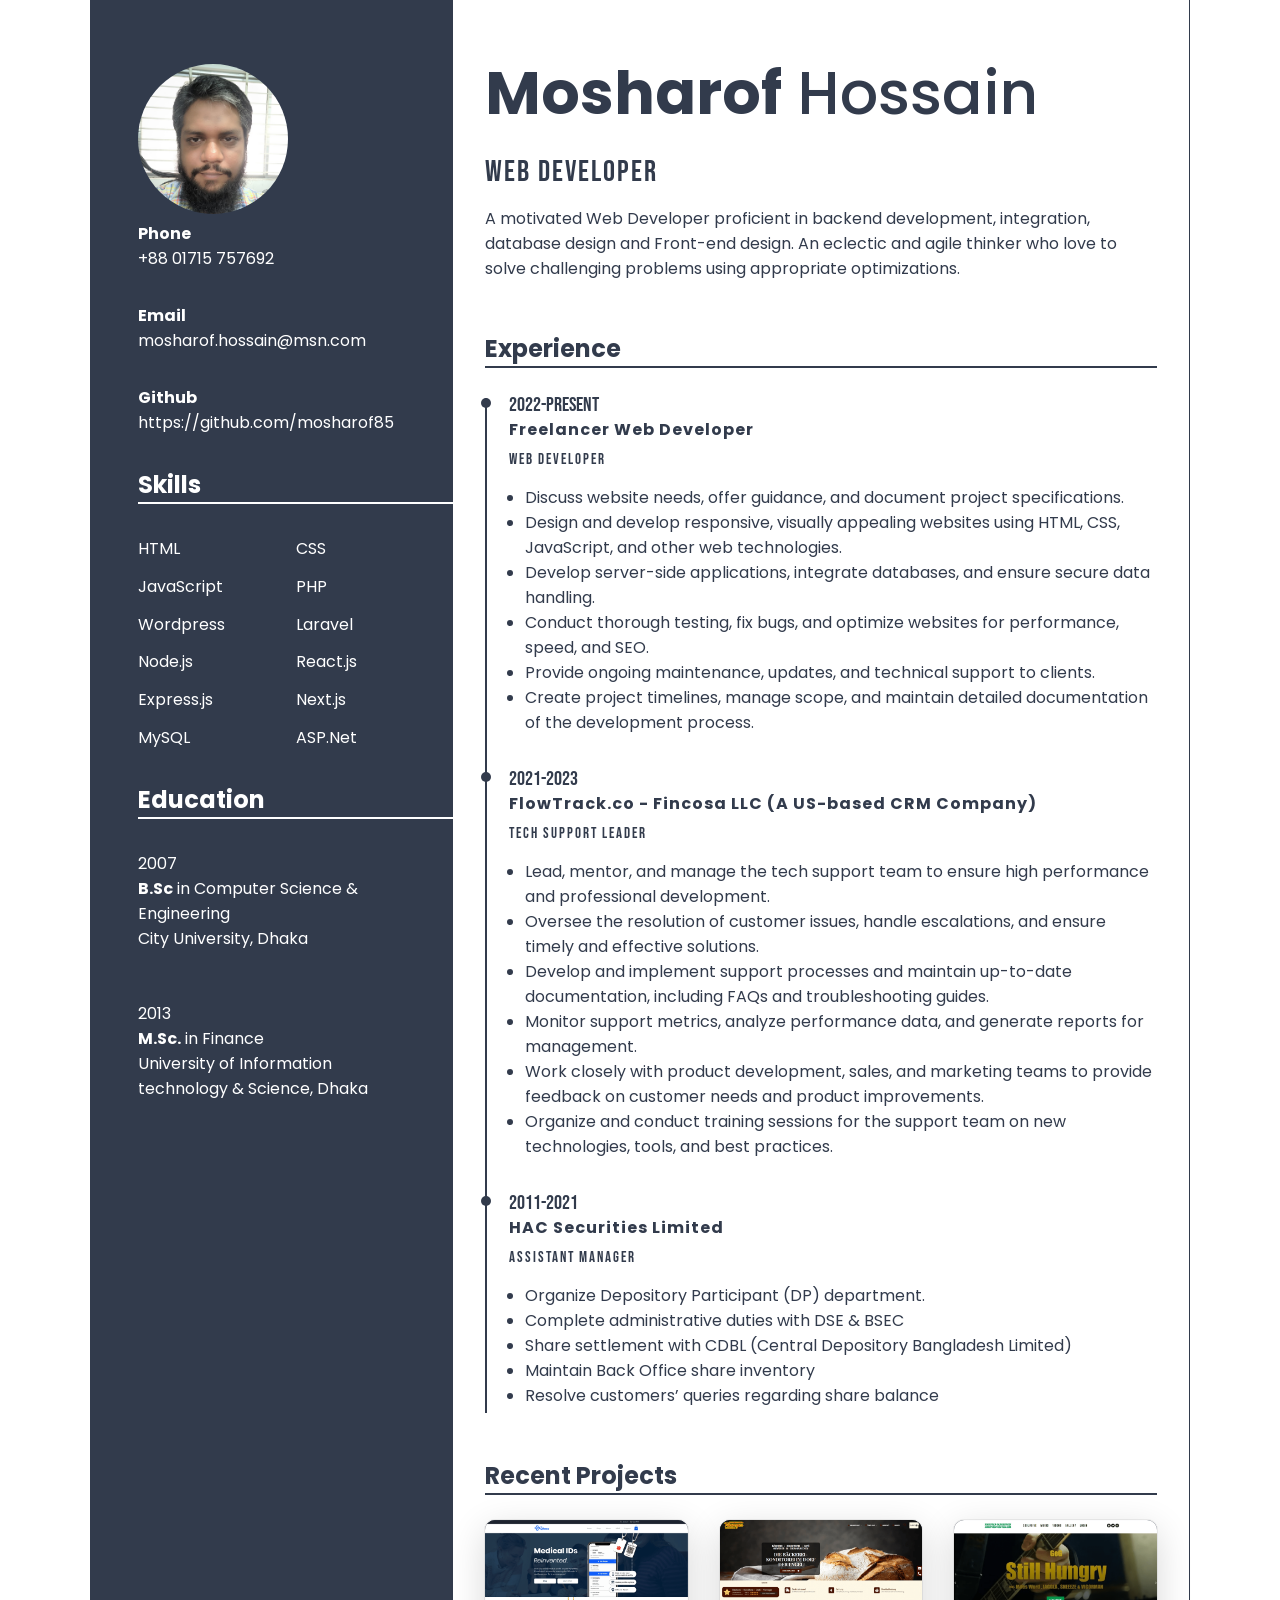
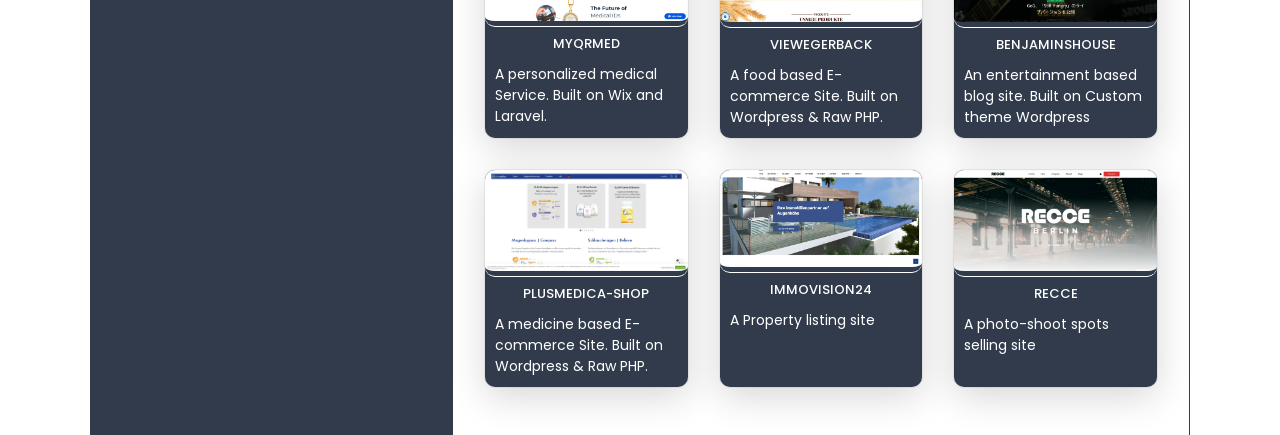
<file: index.html>
<!doctype html>
<html lang="en">
<head>
    <meta charset="UTF-8">
    <meta name="viewport"
          content="width=device-width, user-scalable=no, initial-scale=1.0, maximum-scale=1.0, minimum-scale=1.0">
    <meta http-equiv="X-UA-Compatible" content="ie=edge">
    <link rel="icon" type="image/png" href="./cv.png" />
    <title>Mosharof Hossain || Resume</title>
    <link rel="stylesheet" href="./style.css">
    <link href="https://fonts.googleapis.com/css2?family=Poppins:ital,wght@0,100;0,200;0,300;0,400;0,500;0,600;0,700;0,800;0,900;1,100;1,200;1,300;1,400;1,500;1,600;1,700;1,800;1,900&display=swap" rel="stylesheet">
    <link href="https://fonts.googleapis.com/css2?family=Bebas+Neue&display=swap" rel="stylesheet">
</head>
<body>

<div class="container flex">
    <div class="left-block t-color-left">
        <div class="profile">
            <img src="./profile.jpg" alt="">
        </div>

        <div class="block hide-desktop">
            <div class="personal">
                <p class="name"><span class="bold">Mosharof</span><span> Hossain</span></p>
            </div>
        </div>

        <div class="block ">
            <h4>Phone</h4>
            <a href="tel:+88 01715 757692">+88 01715 757692</a>
        </div>

        <div class="block ">
            <h4>Email</h4>
            <a href="mailto:mosharof.hossain@msn.com">mosharof.hossain@msn.com</a>
        </div>

        <div class="block ">
            <h4>Github</h4>
            <a href="https://github.com/mosharof85" target="_blank">https://github.com/mosharof85</a>
        </div>

        <div class="block big">
            <h2>Skills</h2>
            <div class="skills">
                <p>HTML</p>
                <p>CSS</p>
                <p>JavaScript</p>
                <p>PHP</p>
                <p>Wordpress</p>
                <p>Laravel</p>
                <p>Node.js</p>
                <p>React.js</p>
                <p>Express.js</p>
                <p>Next.js</p>
                <p>MySQL</p>
                <p>ASP.Net</p>
            </div>
        </div>

        <div class="block big">
            <h2>Education</h2>

            <div class="education">
                <p>2007</p>
                <p> <span class="bold">B.Sc</span><span> in Computer Science & Engineering</span></p>
                <p>City University, Dhaka</p>

                <br/>
                <br/>

                <p>2013</p>
                <p><span class="bold">M.Sc.</span> <span> in Finance</span></p>
                <p>University of Information technology & Science, Dhaka</p>
            </div>
        </div>
    </div>
    <div class="right-block">
        <div class="personal">
            <h1 class="name"><span class="bold">Mosharof</span><span class="light"> Hossain</span></h1>
            <p class="job">Web Developer</p>
            <p class="info">
                A motivated Web Developer proficient in backend development, integration, database design and Front-end design. An eclectic and agile thinker who love to solve challenging problems using appropriate optimizations.
            </p>
        </div>

        <br>
        <br>
        <div class="experience">
            <h2 class="double-border">Experience</h2>
            <br>
            <div class="timeline">
                <div class="item">
                    <p class="year">2022-Present</p>
                    <p class="company">Freelancer Web Developer</p>
                    <p class="job">Web Developer</p>
                    <ul>
                        <li>Discuss website needs, offer guidance, and document project specifications.</li>
                        <li>Design and develop responsive, visually appealing websites using HTML, CSS, JavaScript, and other web technologies.</li>
                        <li>Develop server-side applications, integrate databases, and ensure secure data handling.</li>
                        <li>Conduct thorough testing, fix bugs, and optimize websites for performance, speed, and SEO.</li>
                        <li>Provide ongoing maintenance, updates, and technical support to clients.</li>
                        <li>Create project timelines, manage scope, and maintain detailed documentation of the development process.</li>
                    </ul>
                </div>
                <div class="item">
                    <p class="year">2021-2023</p>
                    <p class="company">FlowTrack.co - Fincosa LLC (A US-based CRM Company)</p>
                    <p class="job">Tech Support Leader</p>
                    <ul>
                        <li>Lead, mentor, and manage the tech support team to ensure high performance and professional development.</li>
                        <li>Oversee the resolution of customer issues, handle escalations, and ensure timely and effective solutions.</li>
                        <li>Develop and implement support processes and maintain up-to-date documentation, including FAQs and troubleshooting guides.</li>
                        <li>Monitor support metrics, analyze performance data, and generate reports for management.</li>
                        <li>Work closely with product development, sales, and marketing teams to provide feedback on customer needs and product improvements.</li>
                        <li>Organize and conduct training sessions for the support team on new technologies, tools, and best practices.</li>
                    </ul>
                </div>
                <div class="item">
                    <p class="year">2011-2021</p>
                    <p class="company">HAC Securities Limited</p>
                    <p class="job">Assistant Manager</p>
                    <ul>
                        <li>Organize Depository Participant (DP) department.</li>
                        <li>Complete administrative duties with DSE & BSEC</li>
                        <li>Share settlement with CDBL (Central Depository Bangladesh Limited)</li>
                        <li>Maintain Back Office share inventory</li>
                        <li>Resolve customers’ queries regarding share balance</li>
                    </ul>
                </div>
            </div>
        </div>

        <br>
        <br>
        <div class="projects">
            <h2 class="double-border">Recent Projects</h2>
            <br>
            <div class="samples">
                <div class="item">
                    <img src="./sample1.png" alt="">
                    <a href="https://www.myqrmed.com.au/" target="_blank">MyQRMed</a>
                    <p>A personalized medical Service. Built on Wix and Laravel.</p>
                </div>
                <div class="item">
                    <img src="./sample2.png" alt="">
                    <a href="https://viewegerback.de/" target="_blank">ViewegerBack</a>
                    <p>A food based E-commerce Site. Built on Wordpress & Raw PHP.</p>
                </div>
                <div class="item">
                    <img src="./sample3.png" alt="">
                    <a href="https://benjaminshouse.com/" target="_blank">BenjaminsHouse</a>
                    <p>An entertainment based blog site. Built on Custom theme Wordpress</p>
                </div>
                <div class="item">
                    <img src="./sample4.png" alt="">
                    <a href="https://plusmedica-shop.ch/" target="_blank">Plusmedica-Shop</a>
                    <p>A medicine based E-commerce Site. Built on Wordpress & Raw PHP.</p>
                </div>
                <div class="item">
                    <img src="./sample5.png" alt="">
                    <a href="https://www.immovision24.eu/" target="_blank">Immovision24</a>
                    <p>A Property listing site</p>
                </div>
                <div class="item">
                    <img src="./sample6.png" alt="">
                    <a href="https://p1.w-lu.de/" target="_blank">RECCE</a>
                    <p>A photo-shoot spots selling site</p>
                </div>
            </div>
        </div>
    </div>
</div>
</body>
</html>
</file>
<file: style.css>
:root{
    --color-primary: #ffffff;
    --color-secondary: #323B4C;
    --alt-font:"Bebas Neue", sans-serif;
}

*,:before,:after{
    margin: 0;
    padding: 0;
    box-sizing: border-box;
}

.container{
    width: 100%;
    max-width: 1100px;
    margin: 0 auto;
    font-family: "Poppins", sans-serif;
}

@media screen and (max-width: 767px){
    .container{
        flex-direction: column;
    }
}

.flex{
    display: flex;
}

.t-color-left{
    color: var(--color-primary);
}

a{
    color: inherit;
    text-decoration: none;
}

.bold{
    font-weight: bold;
}

.light{
    font-weight: 500;
}


.t-color-right{
    color: var(--color-secondary);
}

@media screen and (min-width: 768px) {
    .hide-desktop{
        display: none;
    }
}


.left-block{
    width: 33%;
    background-color: var(--color-secondary);
    padding: 4rem 0 4rem 3rem;

}

@media screen and (max-width: 767px){
    .left-block{
        width: 100%;
    }
}


.left-block .block:not(:last-of-type){
    margin-bottom: 2rem;
}

.left-block .block.big h2{
    border-bottom: 2px solid #ffffff;
    margin-bottom: 2rem;
}

.left-block .block.big .skills{
    display: grid;
    grid-template-columns: 1fr 1fr;
    grid-row-gap: .8rem;
}

.left-block .block.big .education{
    padding-right: 2rem;
}

.profile img{
    height: 150px;
    width: 150px;
    object-fit: cover;
    object-position: center top;
    border-radius: 50%;
}

.right-block{
    width: 67%;
    padding: 3rem 2rem ;
    color: var(--color-secondary);
    border-right: 1px solid var(--color-secondary);
}

@media screen and (max-width: 767px){
    .right-block{
        width: 100%;
    }
}

.double-border{
    border-bottom: 2px double var(--color-secondary);
}

.personal .name{
    font-size: 60px;
}

@media screen and (max-width: 767px){
    .personal .name{
        font-size: 8vw;
    }
}

.personal .job{
    font-family: var(--alt-font);
    font-size: 30px;
    letter-spacing: 2px;
    padding: 1rem 0;
}

@media screen and (max-width: 767px){
    .personal .job{
        font-size: 7vw;
    }
}

.timeline{
    position: relative;
    padding-left: 1.5rem;
}

.timeline:before{
    content: '';
    width: 2px;
    height: 100%;
    position: absolute;
    left: 0;
    top: 5px;
    display: inline-block;
    background-color: var(--color-secondary);
}

.timeline .item{
    position: relative;
}

.timeline .item:not(:last-child){
    margin-bottom: 2rem;
}

.timeline .item::before{
    content: '';
    width: 10px;
    height: 10px;
    border-radius: 50%;
    position: absolute;
    left: calc(-1.5rem - 4px);
    top: 5px;
    display: inline-block;
    background-color: var(--color-secondary);
}

.timeline .item .year{
    font-family: var(--alt-font);
    font-size: 20px;
}

.timeline .item .company{
    font-weight: bold;
    letter-spacing: 1px;
    margin-bottom: .5rem;
}

.timeline .item .job{
    font-family: var(--alt-font);
    font-size: 15px;
    letter-spacing: 2px;
    margin-bottom: 1rem;
}

.timeline .item ul{
    padding-left: 1rem;
}

.projects .samples{
    display: grid;
    grid-template-columns: 1fr 1fr 1fr;
    grid-gap: 2rem;
}

@media screen and (max-width: 767px){
    .projects .samples{
        grid-template-columns: 1fr;
    }
}

.projects .samples .item{
    background-color: var(--color-secondary);
    color: var(--color-primary);
    border-radius: 10px;
    box-shadow: rgba(0, 0, 0, 0.16) 0px 10px 36px 0px, rgba(0, 0, 0, 0.06) 0px 0px 0px 1px;
}

.projects .samples .item img{
    width: 100%;
    height: auto;
    border-radius: 10px;
    padding-bottom: 5px;
    border-bottom: 1px solid var(--color-primary);
}

.projects .samples .item a{
    font-size: 13px;
    font-weight: 500;
    text-transform: uppercase;
    text-align: center;
    display: block;
}

.projects .samples .item p{
    font-size: 14px;
    padding: 10px;
}
</file>
